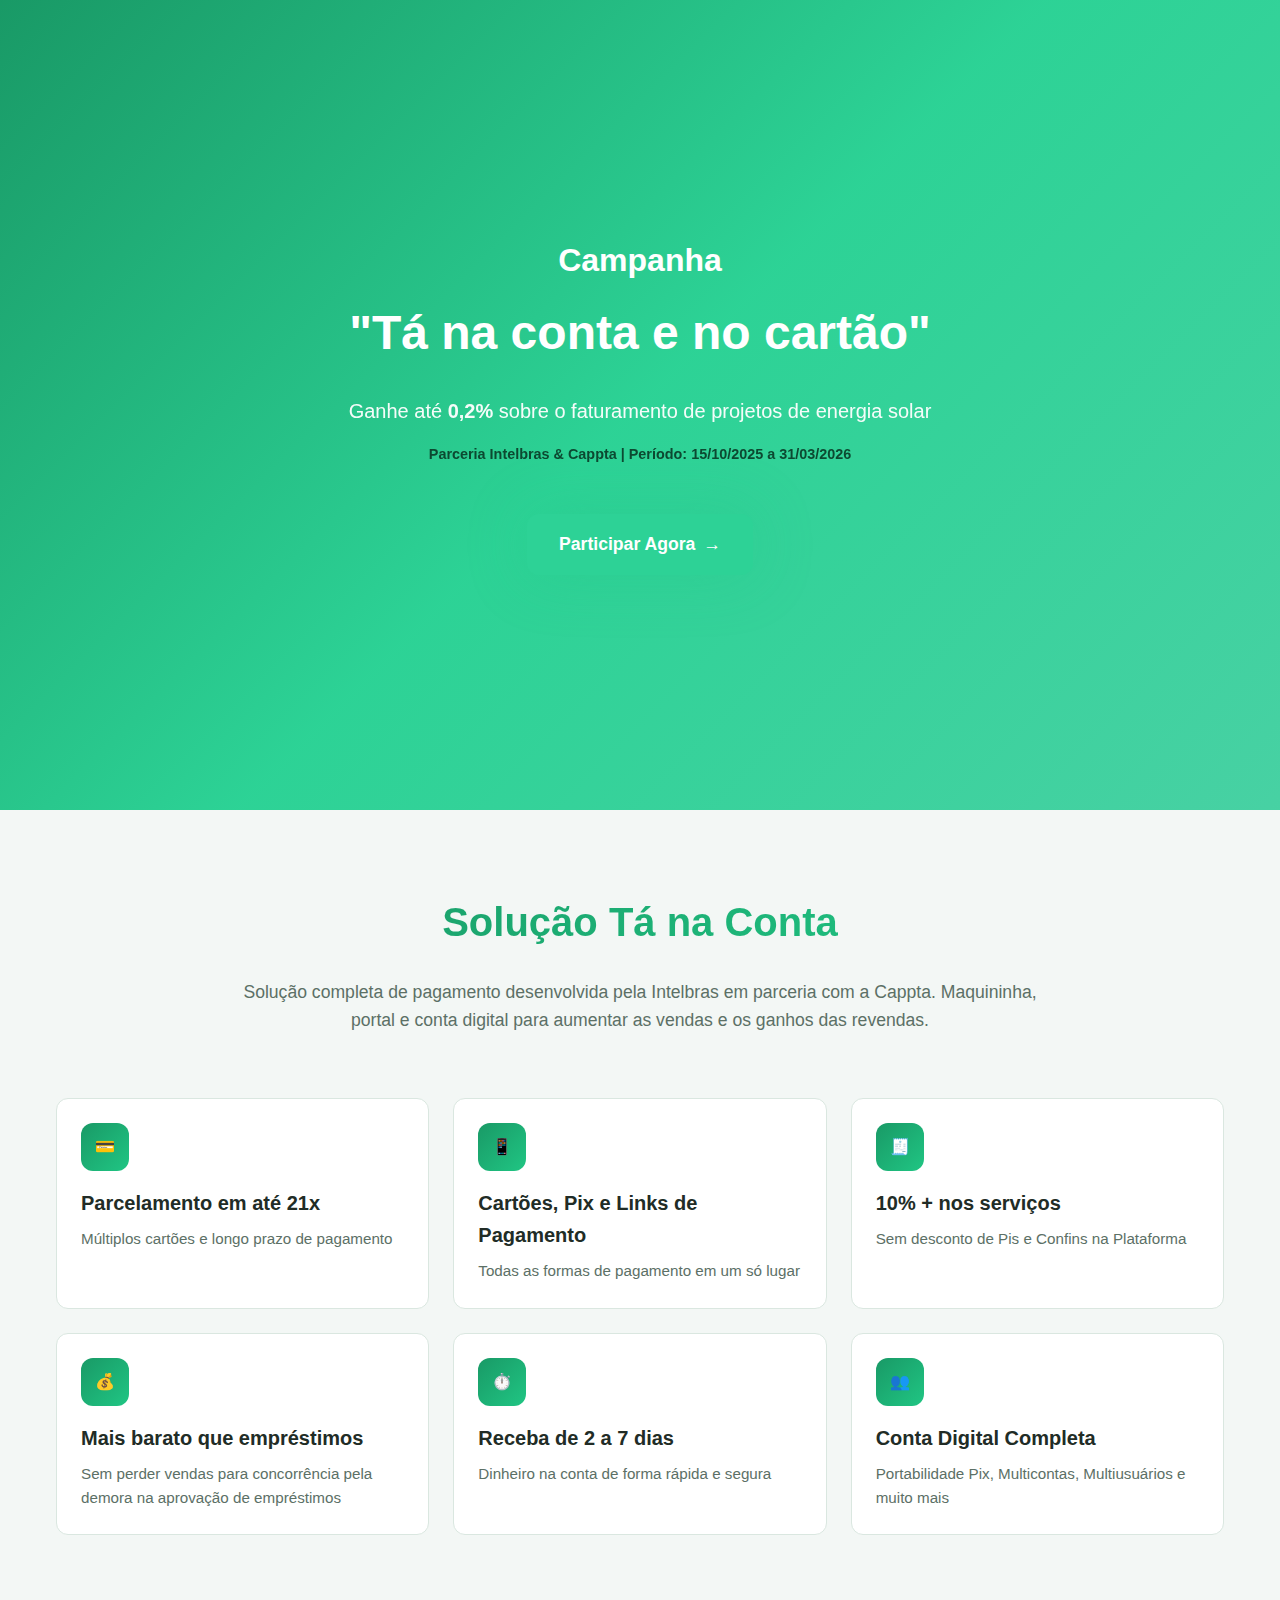
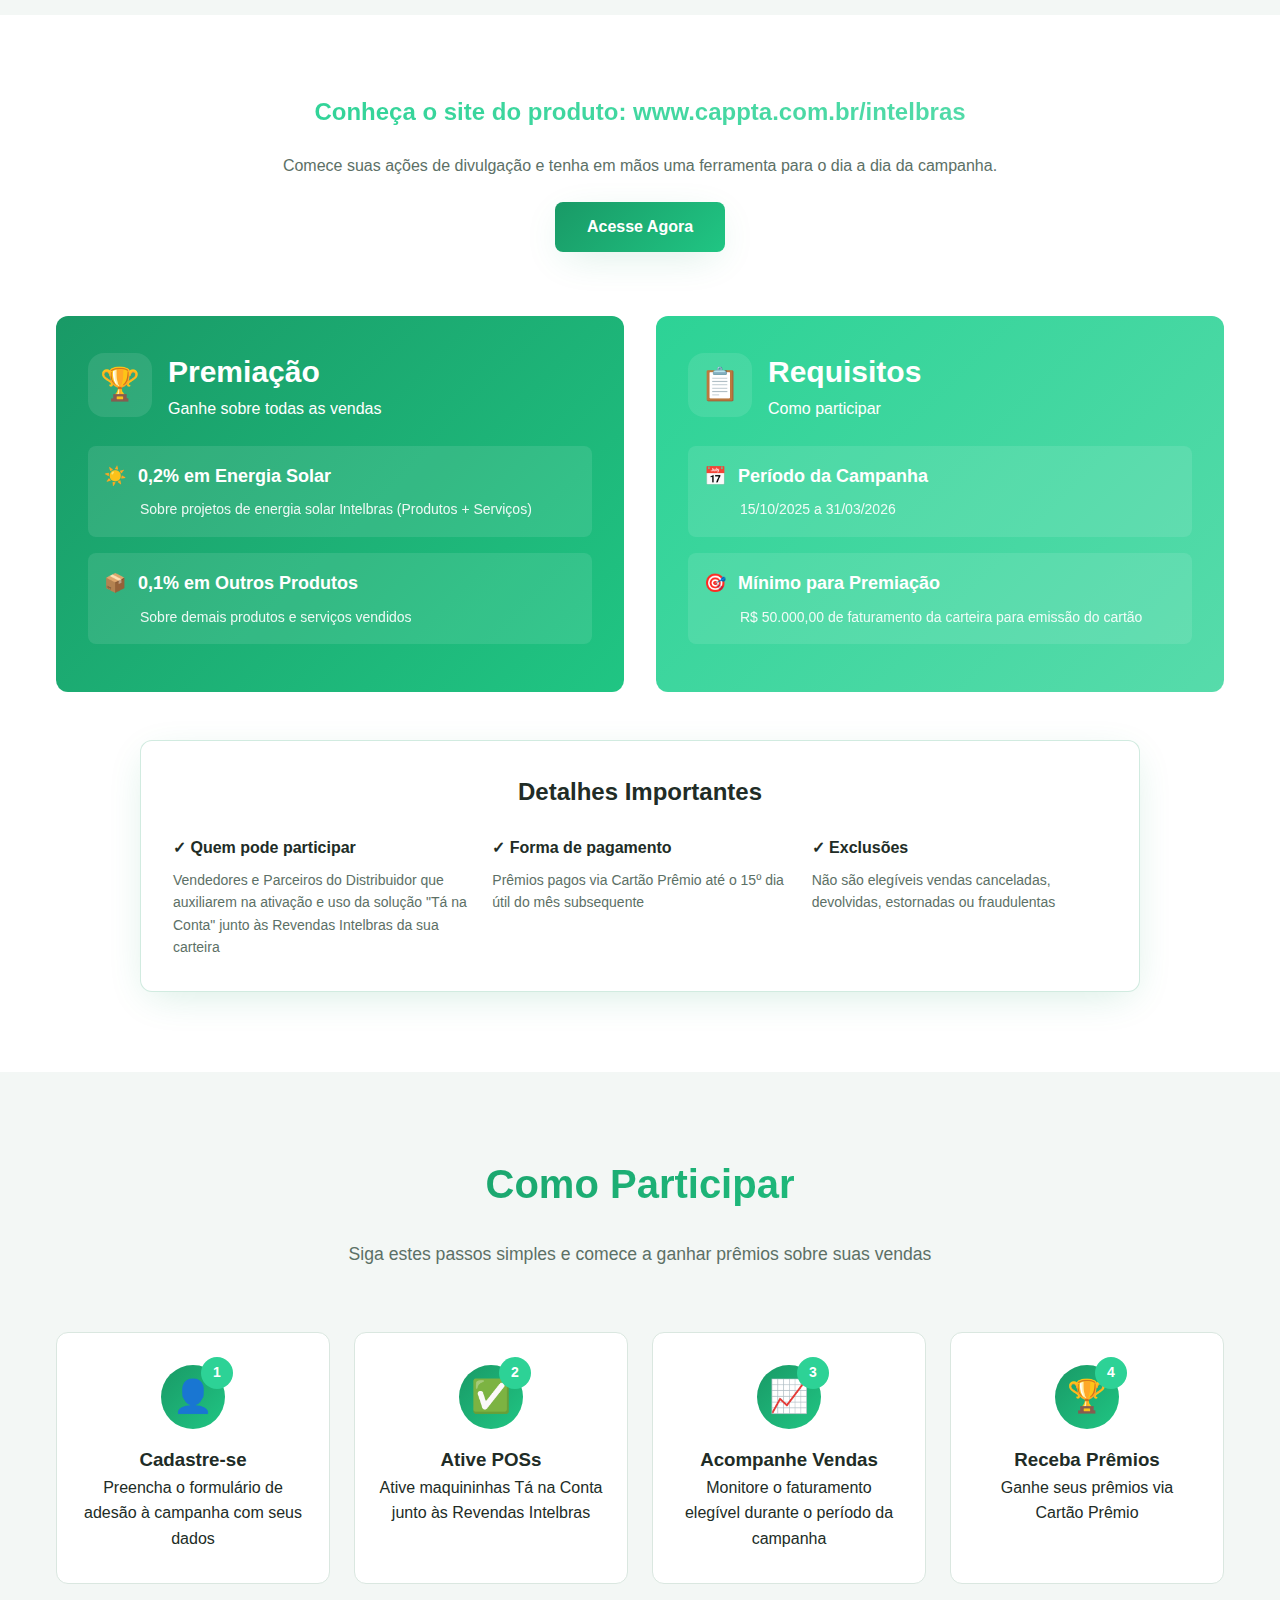
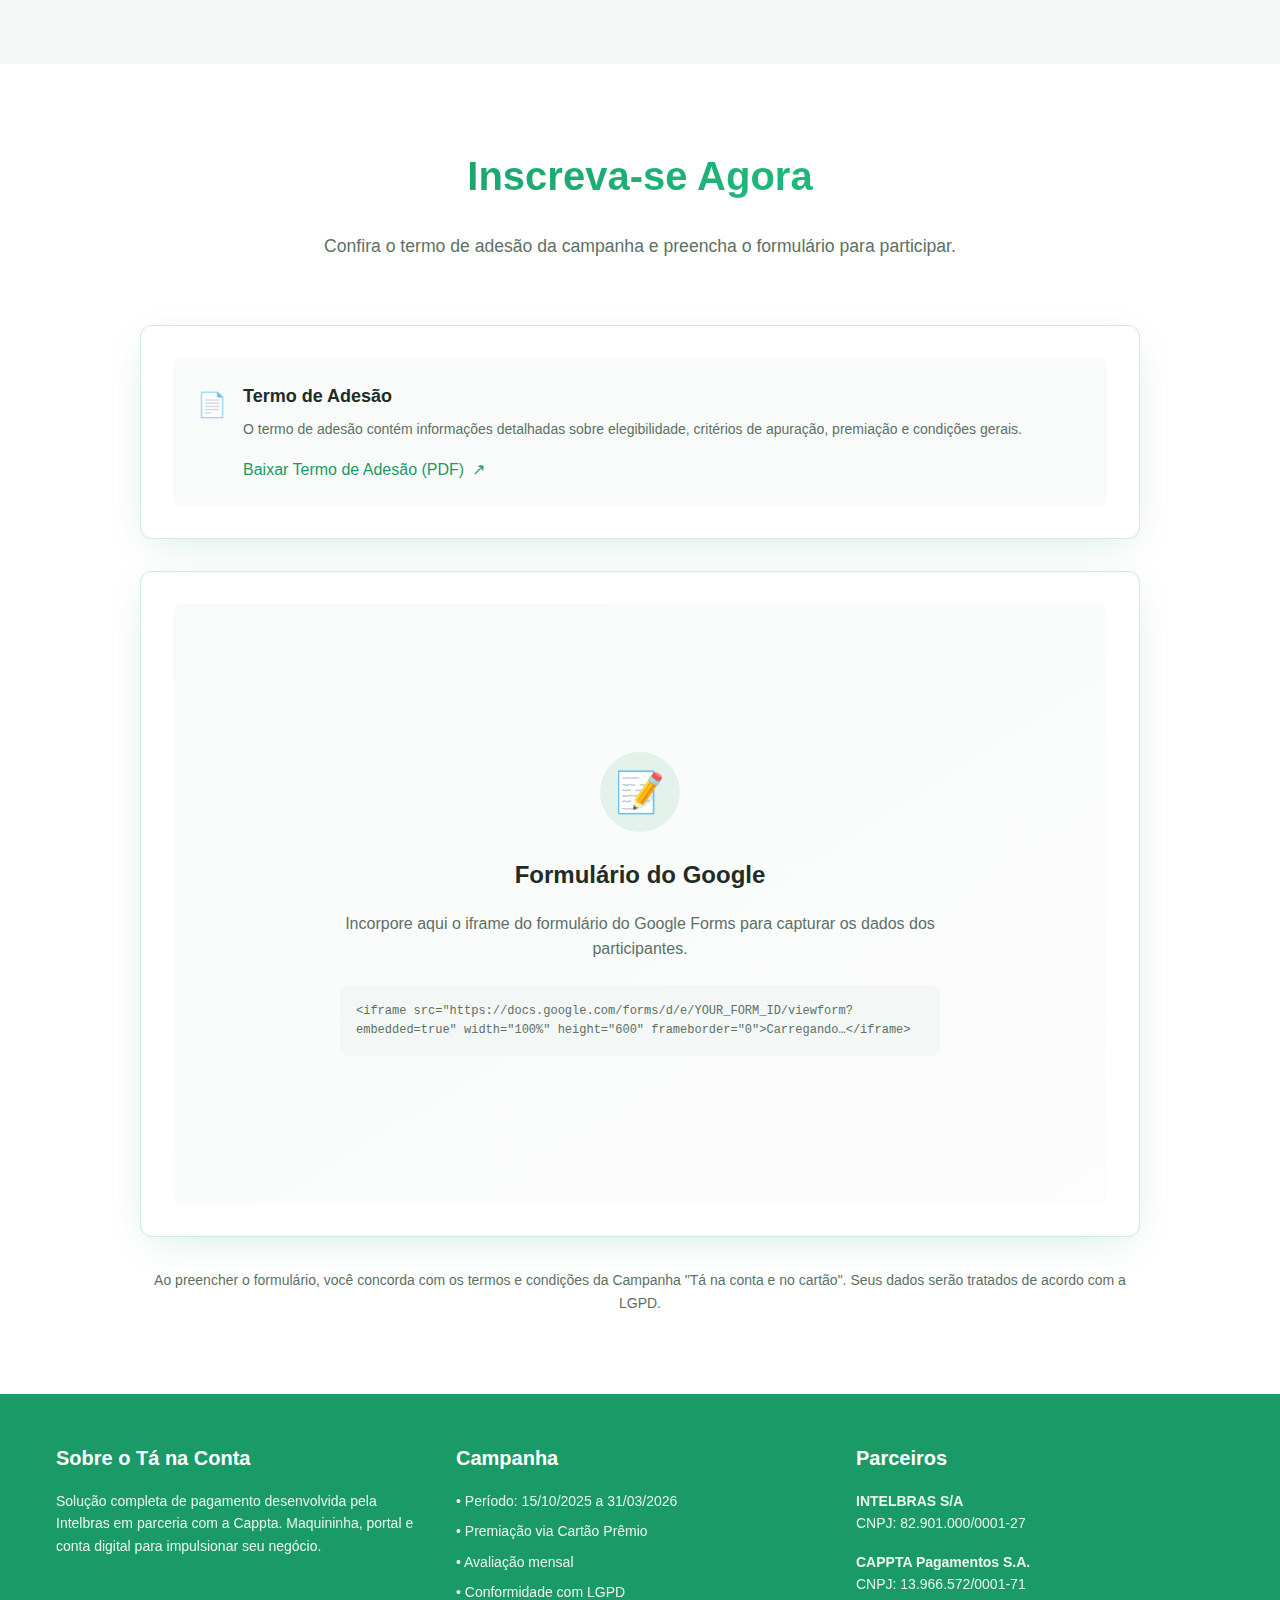
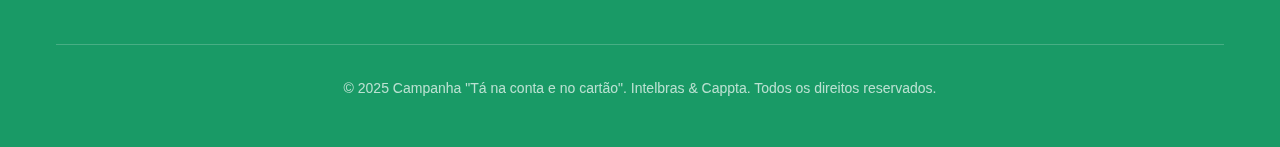
<file: landing-page-standalone.html>
<!DOCTYPE html>
<html lang="pt-BR">
<head>
    <meta charset="UTF-8">
    <meta name="viewport" content="width=device-width, initial-scale=1.0">
    <title>Campanha Tá na Conta e no Cartão - Intelbras & Cappta</title>
    <style>
        * {
            margin: 0;
            padding: 0;
            box-sizing: border-box;
        }

        :root {
            --primary: hsl(156, 72%, 35%);
            --primary-foreground: hsl(0, 0%, 100%);
            --secondary: hsl(158, 65%, 50%);
            --secondary-foreground: hsl(0, 0%, 100%);
            --muted: hsl(150, 20%, 96%);
            --muted-foreground: hsl(150, 10%, 40%);
            --foreground: hsl(150, 15%, 15%);
            --border: hsl(150, 20%, 88%);
            --card: hsl(0, 0%, 100%);
        }

        body {
            font-family: -apple-system, BlinkMacSystemFont, 'Segoe UI', Roboto, 'Helvetica Neue', Arial, sans-serif;
            line-height: 1.6;
            color: var(--foreground);
            background: white;
        }

        .container {
            max-width: 1200px;
            margin: 0 auto;
            padding: 0 1rem;
        }

        /* Hero Section */
        .hero {
            position: relative;
            min-height: 90vh;
            display: flex;
            align-items: center;
            justify-content: center;
            overflow: hidden;
            background: linear-gradient(135deg, hsl(156, 72%, 35%) 0%, hsl(158, 65%, 50%) 50%, hsl(160, 60%, 55%) 100%);
        }

        .hero-content {
            position: relative;
            z-index: 10;
            text-align: center;
            color: white;
            padding: 5rem 1rem;
        }

        .hero h1 {
            font-size: 3rem;
            font-weight: bold;
            margin-bottom: 1.5rem;
        }

        .hero h1 .subtitle {
            font-size: 2rem;
            display: block;
            margin-bottom: 0.5rem;
        }

        .hero p {
            font-size: 1.25rem;
            margin-bottom: 1rem;
            opacity: 0.95;
        }

        .hero .highlight {
            font-size: 0.9rem;
            font-weight: 600;
            color: hsl(156, 72%, 15%);
            margin-bottom: 3rem;
        }

        .btn-primary {
            display: inline-flex;
            align-items: center;
            gap: 0.5rem;
            background: var(--secondary);
            color: var(--secondary-foreground);
            padding: 1rem 2rem;
            font-size: 1.1rem;
            font-weight: 600;
            border: none;
            border-radius: 0.75rem;
            cursor: pointer;
            text-decoration: none;
            transition: all 0.3s ease;
            box-shadow: 0 0 60px hsla(156, 72%, 45%, 0.3);
        }

        .btn-primary:hover {
            background: hsl(158, 65%, 45%);
            transform: translateY(-2px);
        }

        /* Section Styles */
        section {
            padding: 5rem 0;
        }

        .bg-muted {
            background: var(--muted);
        }

        .section-title {
            text-align: center;
            max-width: 800px;
            margin: 0 auto 4rem;
        }

        .section-title h2 {
            font-size: 2.5rem;
            font-weight: bold;
            margin-bottom: 1.5rem;
            background: linear-gradient(135deg, hsl(156, 72%, 35%), hsl(156, 72%, 45%));
            -webkit-background-clip: text;
            -webkit-text-fill-color: transparent;
            background-clip: text;
        }

        .section-title p {
            font-size: 1.1rem;
            color: var(--muted-foreground);
        }

        /* Cards Grid */
        .cards-grid {
            display: grid;
            grid-template-columns: repeat(auto-fit, minmax(300px, 1fr));
            gap: 1.5rem;
            max-width: 1200px;
            margin: 0 auto;
        }

        .card {
            background: var(--card);
            border: 1px solid var(--border);
            border-radius: 0.75rem;
            padding: 1.5rem;
            transition: all 0.3s ease;
        }

        .card:hover {
            border-color: var(--primary);
            box-shadow: 0 10px 40px -10px hsla(156, 72%, 35%, 0.2);
        }

        .card-icon {
            width: 3rem;
            height: 3rem;
            background: linear-gradient(135deg, hsl(156, 72%, 35%), hsl(156, 72%, 45%));
            border-radius: 0.75rem;
            display: flex;
            align-items: center;
            justify-content: center;
            margin-bottom: 1rem;
        }

        .card h3 {
            font-size: 1.25rem;
            font-weight: 600;
            margin-bottom: 0.5rem;
        }

        .card p {
            color: var(--muted-foreground);
            font-size: 0.95rem;
        }

        /* Campaign Cards */
        .campaign-cards {
            display: grid;
            grid-template-columns: repeat(auto-fit, minmax(350px, 1fr));
            gap: 2rem;
            max-width: 1200px;
            margin: 0 auto 3rem;
        }

        .campaign-card {
            border-radius: 0.75rem;
            padding: 2rem;
            color: white;
        }

        .campaign-card.primary {
            background: linear-gradient(135deg, hsl(156, 72%, 35%), hsl(156, 72%, 45%));
        }

        .campaign-card.secondary {
            background: linear-gradient(135deg, hsl(158, 65%, 50%), hsl(158, 65%, 60%));
        }

        .campaign-card-header {
            display: flex;
            align-items: center;
            gap: 1rem;
            margin-bottom: 1.5rem;
        }

        .campaign-card-icon {
            width: 4rem;
            height: 4rem;
            background: rgba(255, 255, 255, 0.1);
            border-radius: 1rem;
            display: flex;
            align-items: center;
            justify-content: center;
            font-size: 2rem;
        }

        .campaign-card h3 {
            font-size: 1.875rem;
            font-weight: bold;
        }

        .campaign-item {
            background: rgba(255, 255, 255, 0.1);
            border-radius: 0.5rem;
            padding: 1rem;
            margin-bottom: 1rem;
        }

        .campaign-item-title {
            display: flex;
            align-items: center;
            gap: 0.75rem;
            font-size: 1.125rem;
            font-weight: 600;
            margin-bottom: 0.5rem;
        }

        .campaign-item p {
            font-size: 0.875rem;
            margin-left: 2.25rem;
            opacity: 0.9;
        }

        /* Steps Grid */
        .steps-grid {
            display: grid;
            grid-template-columns: repeat(auto-fit, minmax(250px, 1fr));
            gap: 1.5rem;
            max-width: 1400px;
            margin: 0 auto;
        }

        .step-card {
            background: var(--card);
            border: 1px solid var(--border);
            border-radius: 0.75rem;
            padding: 2rem 1.5rem;
            text-align: center;
            transition: all 0.3s ease;
        }

        .step-card:hover {
            border-color: var(--primary);
            box-shadow: 0 10px 40px -10px hsla(156, 72%, 35%, 0.2);
        }

        .step-icon {
            position: relative;
            width: 4rem;
            height: 4rem;
            background: linear-gradient(135deg, hsl(156, 72%, 35%), hsl(156, 72%, 45%));
            border-radius: 50%;
            display: flex;
            align-items: center;
            justify-content: center;
            margin: 0 auto 1rem;
            font-size: 2rem;
        }

        .step-number {
            position: absolute;
            top: -0.5rem;
            right: -0.5rem;
            width: 2rem;
            height: 2rem;
            background: var(--secondary);
            color: white;
            border-radius: 50%;
            display: flex;
            align-items: center;
            justify-content: center;
            font-weight: bold;
            font-size: 0.875rem;
        }

        /* Form Section */
        .form-box {
            background: var(--card);
            border: 1px solid hsla(156, 72%, 35%, 0.2);
            border-radius: 0.75rem;
            padding: 2rem;
            max-width: 1000px;
            margin: 0 auto 2rem;
            box-shadow: 0 10px 40px -10px hsla(156, 72%, 35%, 0.2);
        }

        .info-box {
            background: hsla(150, 20%, 96%, 0.5);
            border-radius: 0.5rem;
            padding: 1.5rem;
            display: flex;
            gap: 1rem;
        }

        .info-box h3 {
            font-size: 1.125rem;
            font-weight: 600;
            margin-bottom: 0.5rem;
        }

        .info-box p {
            font-size: 0.875rem;
            color: var(--muted-foreground);
            margin-bottom: 1rem;
        }

        .info-box a {
            color: var(--primary);
            font-weight: 500;
            text-decoration: none;
            display: inline-flex;
            align-items: center;
            gap: 0.5rem;
        }

        .info-box a:hover {
            opacity: 0.8;
        }

        .form-placeholder {
            background: linear-gradient(to bottom right, hsla(150, 20%, 96%, 0.5), hsla(150, 20%, 96%, 0.3));
            border-radius: 0.5rem;
            padding: 3rem 2rem;
            min-height: 600px;
            display: flex;
            align-items: center;
            justify-content: center;
            text-align: center;
        }

        .form-placeholder-content {
            max-width: 600px;
        }

        .form-placeholder-icon {
            width: 5rem;
            height: 5rem;
            background: hsla(156, 72%, 35%, 0.1);
            border-radius: 50%;
            display: flex;
            align-items: center;
            justify-content: center;
            margin: 0 auto 1.5rem;
            font-size: 2.5rem;
        }

        .disclaimer {
            max-width: 1000px;
            margin: 2rem auto 0;
            text-align: center;
            font-size: 0.875rem;
            color: var(--muted-foreground);
        }

        /* Footer */
        footer {
            background: var(--primary);
            color: white;
            padding: 3rem 0;
        }

        .footer-grid {
            display: grid;
            grid-template-columns: repeat(auto-fit, minmax(250px, 1fr));
            gap: 2rem;
            margin-bottom: 2rem;
        }

        footer h3 {
            font-size: 1.25rem;
            font-weight: bold;
            margin-bottom: 1rem;
        }

        footer p, footer li {
            font-size: 0.875rem;
            opacity: 0.9;
            line-height: 1.6;
        }

        footer ul {
            list-style: none;
        }

        footer li {
            margin-bottom: 0.5rem;
        }

        .footer-bottom {
            border-top: 1px solid rgba(255, 255, 255, 0.2);
            padding-top: 2rem;
            text-align: center;
        }

        .footer-bottom p {
            font-size: 0.875rem;
            opacity: 0.7;
        }

        /* Website Link Section */
        .website-section {
            text-align: center;
            max-width: 900px;
            margin: 0 auto 4rem;
            padding: 0 1.5rem;
        }

        .website-section h2 {
            font-size: 1.5rem;
            font-weight: bold;
            margin-bottom: 1.5rem;
            background: linear-gradient(135deg, hsl(158, 65%, 50%), hsl(158, 65%, 60%));
            -webkit-background-clip: text;
            -webkit-text-fill-color: transparent;
            background-clip: text;
            line-height: 1.4;
        }

        .website-section p {
            font-size: 1rem;
            color: var(--muted-foreground);
            margin-bottom: 1.5rem;
        }

        .btn-website {
            background: linear-gradient(135deg, hsl(156, 72%, 35%), hsl(156, 72%, 45%));
            color: white;
            padding: 0.75rem 2rem;
            font-size: 1rem;
            font-weight: 600;
            border: none;
            border-radius: 0.5rem;
            cursor: pointer;
            text-decoration: none;
            display: inline-block;
            transition: all 0.3s ease;
            box-shadow: 0 10px 40px -10px hsla(156, 72%, 35%, 0.2);
        }

        .btn-website:hover {
            transform: scale(1.05);
            box-shadow: 0 10px 40px -10px hsla(156, 72%, 35%, 0.4);
        }

        .details-card {
            max-width: 1000px;
            margin: 0 auto;
            background: var(--card);
            border: 1px solid hsla(156, 72%, 35%, 0.2);
            border-radius: 0.75rem;
            padding: 2rem;
            box-shadow: 0 10px 40px -10px hsla(156, 72%, 35%, 0.2);
        }

        .details-card h3 {
            font-size: 1.5rem;
            font-weight: bold;
            margin-bottom: 1.5rem;
            text-align: center;
        }

        .details-grid {
            display: grid;
            grid-template-columns: repeat(auto-fit, minmax(280px, 1fr));
            gap: 1.5rem;
        }

        .details-item h4 {
            font-weight: 600;
            margin-bottom: 0.5rem;
        }

        .details-item p {
            font-size: 0.875rem;
            color: var(--muted-foreground);
        }

        @media (max-width: 768px) {
            .hero h1 {
                font-size: 2rem;
            }

            .hero h1 .subtitle {
                font-size: 1.5rem;
            }

            .hero p {
                font-size: 1rem;
            }

            .section-title h2 {
                font-size: 2rem;
            }

            .cards-grid, .campaign-cards, .steps-grid {
                grid-template-columns: 1fr;
            }

            .website-section h2 {
                font-size: 1.25rem;
            }
        }
    </style>
</head>
<body>
    <!-- Hero Section -->
    <section class="hero">
        <div class="hero-content">
            <h1>
                <span class="subtitle">Campanha</span>
                "Tá na conta e no cartão"
            </h1>
            <p>Ganhe até <strong>0,2%</strong> sobre o faturamento de projetos de energia solar</p>
            <p class="highlight">Parceria Intelbras & Cappta | Período: 15/10/2025 a 31/03/2026</p>
            <a href="#form-section" class="btn-primary">
                Participar Agora
                <span>→</span>
            </a>
        </div>
    </section>

    <!-- Benefits Section -->
    <section class="bg-muted">
        <div class="container">
            <div class="section-title">
                <h2>Solução Tá na Conta</h2>
                <p>Solução completa de pagamento desenvolvida pela Intelbras em parceria com a Cappta. Maquininha, portal e conta digital para aumentar as vendas e os ganhos das revendas.</p>
            </div>

            <div class="cards-grid">
                <div class="card">
                    <div class="card-icon">💳</div>
                    <h3>Parcelamento em até 21x</h3>
                    <p>Múltiplos cartões e longo prazo de pagamento</p>
                </div>
                <div class="card">
                    <div class="card-icon">📱</div>
                    <h3>Cartões, Pix e Links de Pagamento</h3>
                    <p>Todas as formas de pagamento em um só lugar</p>
                </div>
                <div class="card">
                    <div class="card-icon">🧾</div>
                    <h3>10% + nos serviços</h3>
                    <p>Sem desconto de Pis e Confins na Plataforma</p>
                </div>
                <div class="card">
                    <div class="card-icon">💰</div>
                    <h3>Mais barato que empréstimos</h3>
                    <p>Sem perder vendas para concorrência pela demora na aprovação de empréstimos</p>
                </div>
                <div class="card">
                    <div class="card-icon">⏱️</div>
                    <h3>Receba de 2 a 7 dias</h3>
                    <p>Dinheiro na conta de forma rápida e segura</p>
                </div>
                <div class="card">
                    <div class="card-icon">👥</div>
                    <h3>Conta Digital Completa</h3>
                    <p>Portabilidade Pix, Multicontas, Multiusuários e muito mais</p>
                </div>
            </div>
        </div>
    </section>

    <!-- Campaign Section -->
    <section>
        <div class="container">
            <div class="website-section">
                <h2>Conheça o site do produto: www.cappta.com.br/intelbras</h2>
                <p>Comece suas ações de divulgação e tenha em mãos uma ferramenta para o dia a dia da campanha.</p>
                <a href="https://www.cappta.com.br/intelbras" target="_blank" rel="noopener noreferrer" class="btn-website">
                    Acesse Agora
                </a>
            </div>

            <div class="campaign-cards">
                <div class="campaign-card primary">
                    <div class="campaign-card-header">
                        <div class="campaign-card-icon">🏆</div>
                        <div>
                            <h3>Premiação</h3>
                            <p>Ganhe sobre todas as vendas</p>
                        </div>
                    </div>
                    <div class="campaign-item">
                        <div class="campaign-item-title">
                            <span>☀️</span>
                            <span>0,2% em Energia Solar</span>
                        </div>
                        <p>Sobre projetos de energia solar Intelbras (Produtos + Serviços)</p>
                    </div>
                    <div class="campaign-item">
                        <div class="campaign-item-title">
                            <span>📦</span>
                            <span>0,1% em Outros Produtos</span>
                        </div>
                        <p>Sobre demais produtos e serviços vendidos</p>
                    </div>
                </div>

                <div class="campaign-card secondary">
                    <div class="campaign-card-header">
                        <div class="campaign-card-icon">📋</div>
                        <div>
                            <h3>Requisitos</h3>
                            <p>Como participar</p>
                        </div>
                    </div>
                    <div class="campaign-item">
                        <div class="campaign-item-title">
                            <span>📅</span>
                            <span>Período da Campanha</span>
                        </div>
                        <p>15/10/2025 a 31/03/2026</p>
                    </div>
                    <div class="campaign-item">
                        <div class="campaign-item-title">
                            <span>🎯</span>
                            <span>Mínimo para Premiação</span>
                        </div>
                        <p>R$ 50.000,00 de faturamento da carteira para emissão do cartão</p>
                    </div>
                </div>
            </div>

            <div class="details-card">
                <h3>Detalhes Importantes</h3>
                <div class="details-grid">
                    <div class="details-item">
                        <h4>✓ Quem pode participar</h4>
                        <p>Vendedores e Parceiros do Distribuidor que auxiliarem na ativação e uso da solução "Tá na Conta" junto às Revendas Intelbras da sua carteira</p>
                    </div>
                    <div class="details-item">
                        <h4>✓ Forma de pagamento</h4>
                        <p>Prêmios pagos via Cartão Prêmio até o 15º dia útil do mês subsequente</p>
                    </div>
                    <div class="details-item">
                        <h4>✓ Exclusões</h4>
                        <p>Não são elegíveis vendas canceladas, devolvidas, estornadas ou fraudulentas</p>
                    </div>
                </div>
            </div>
        </div>
    </section>

    <!-- How It Works Section -->
    <section class="bg-muted">
        <div class="container">
            <div class="section-title">
                <h2>Como Participar</h2>
                <p>Siga estes passos simples e comece a ganhar prêmios sobre suas vendas</p>
            </div>

            <div class="steps-grid">
                <div class="step-card">
                    <div class="step-icon">
                        <span>👤</span>
                        <div class="step-number">1</div>
                    </div>
                    <h3>Cadastre-se</h3>
                    <p>Preencha o formulário de adesão à campanha com seus dados</p>
                </div>
                <div class="step-card">
                    <div class="step-icon">
                        <span>✅</span>
                        <div class="step-number">2</div>
                    </div>
                    <h3>Ative POSs</h3>
                    <p>Ative maquininhas Tá na Conta junto às Revendas Intelbras</p>
                </div>
                <div class="step-card">
                    <div class="step-icon">
                        <span>📈</span>
                        <div class="step-number">3</div>
                    </div>
                    <h3>Acompanhe Vendas</h3>
                    <p>Monitore o faturamento elegível durante o período da campanha</p>
                </div>
                <div class="step-card">
                    <div class="step-icon">
                        <span>🏆</span>
                        <div class="step-number">4</div>
                    </div>
                    <h3>Receba Prêmios</h3>
                    <p>Ganhe seus prêmios via Cartão Prêmio</p>
                </div>
            </div>
        </div>
    </section>

    <!-- Form Section -->
    <section id="form-section">
        <div class="container">
            <div class="section-title">
                <h2>Inscreva-se Agora</h2>
                <p>Confira o termo de adesão da campanha e preencha o formulário para participar.</p>
            </div>

            <div class="form-box">
                <div class="info-box">
                    <div style="font-size: 1.5rem; flex-shrink: 0; margin-top: 0.25rem;">📄</div>
                    <div>
                        <h3>Termo de Adesão</h3>
                        <p>O termo de adesão contém informações detalhadas sobre elegibilidade, critérios de apuração, premiação e condições gerais.</p>
                        <a href="/termo-de-adesao.pdf" target="_blank" rel="noopener noreferrer">
                            Baixar Termo de Adesão (PDF)
                            <span>↗</span>
                        </a>
                    </div>
                </div>
            </div>

            <div class="form-box">
                <div class="form-placeholder">
                    <div class="form-placeholder-content">
                        <div class="form-placeholder-icon">📝</div>
                        <h3 style="font-size: 1.5rem; margin-bottom: 1rem;">Formulário do Google</h3>
                        <p style="color: var(--muted-foreground); margin-bottom: 1.5rem;">
                            Incorpore aqui o iframe do formulário do Google Forms para capturar os dados dos participantes.
                        </p>
                        <div style="background: var(--muted); border-radius: 0.5rem; padding: 1rem; text-align: left; font-family: monospace; font-size: 0.75rem; color: var(--muted-foreground);">
                            &lt;iframe src="https://docs.google.com/forms/d/e/YOUR_FORM_ID/viewform?embedded=true" width="100%" height="600" frameborder="0"&gt;Carregando…&lt;/iframe&gt;
                        </div>
                    </div>
                </div>
            </div>

            <div class="disclaimer">
                <p>Ao preencher o formulário, você concorda com os termos e condições da Campanha "Tá na conta e no cartão". Seus dados serão tratados de acordo com a LGPD.</p>
            </div>
        </div>
    </section>

    <!-- Footer -->
    <footer>
        <div class="container">
            <div class="footer-grid">
                <div>
                    <h3>Sobre o Tá na Conta</h3>
                    <p>Solução completa de pagamento desenvolvida pela Intelbras em parceria com a Cappta. Maquininha, portal e conta digital para impulsionar seu negócio.</p>
                </div>
                <div>
                    <h3>Campanha</h3>
                    <ul>
                        <li>• Período: 15/10/2025 a 31/03/2026</li>
                        <li>• Premiação via Cartão Prêmio</li>
                        <li>• Avaliação mensal</li>
                        <li>• Conformidade com LGPD</li>
                    </ul>
                </div>
                <div>
                    <h3>Parceiros</h3>
                    <p>
                        <strong>INTELBRAS S/A</strong><br>
                        CNPJ: 82.901.000/0001-27
                    </p>
                    <p style="margin-top: 1rem;">
                        <strong>CAPPTA Pagamentos S.A.</strong><br>
                        CNPJ: 13.966.572/0001-71
                    </p>
                </div>
            </div>
            
            <div class="footer-bottom">
                <p>© 2025 Campanha "Tá na conta e no cartão". Intelbras & Cappta. Todos os direitos reservados.</p>
            </div>
        </div>
    </footer>

    <script>
        // Smooth scroll for anchor links
        document.querySelectorAll('a[href^="#"]').forEach(anchor => {
            anchor.addEventListener('click', function (e) {
                e.preventDefault();
                const target = document.querySelector(this.getAttribute('href'));
                if (target) {
                    target.scrollIntoView({
                        behavior: 'smooth',
                        block: 'start'
                    });
                }
            });
        });
    </script>
</body>
</html>
</file>
